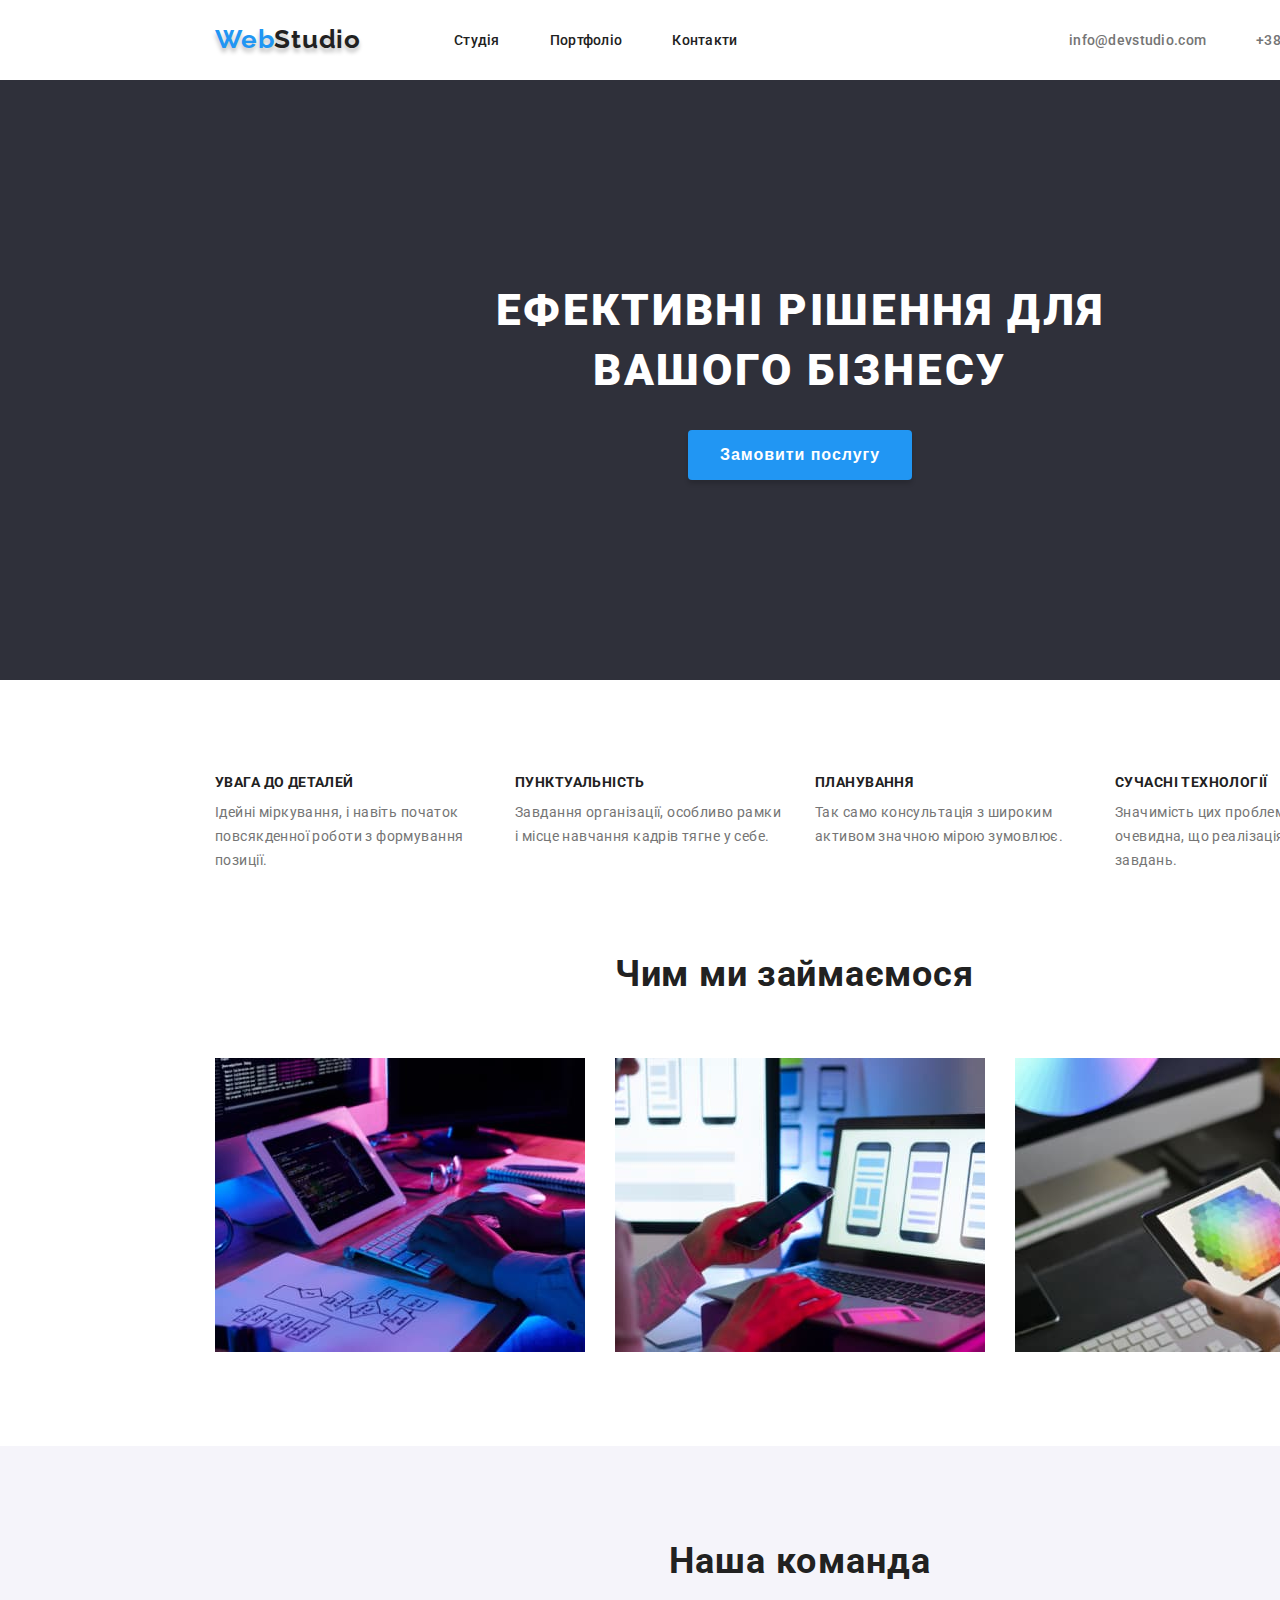
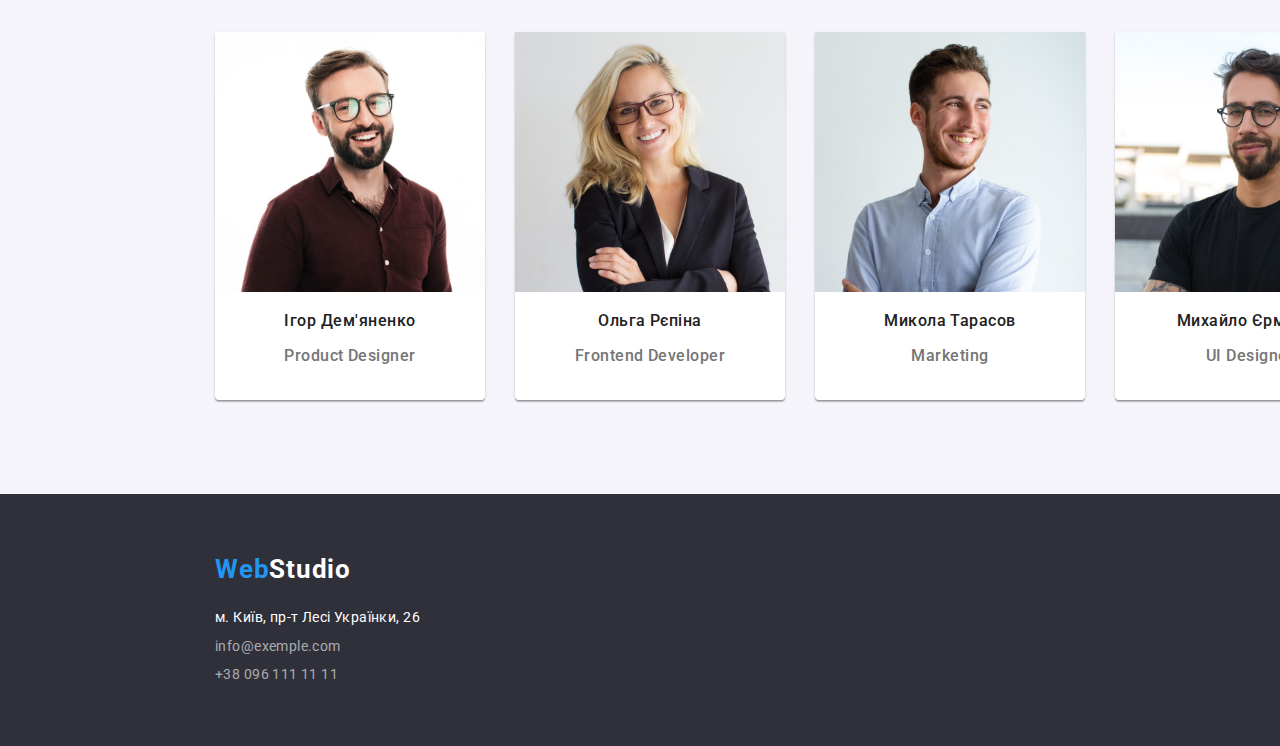
<file: index.html>
<!DOCTYPE html>
<html lang="uk">
  <head>
    <meta charset="UTF-8" />
    <meta http-equiv="X-UA-Compatible" content="IE=edge" />
    <meta name="viewport" content="width=device-width, initial-scale=1.0" />
    <title>WebStudio</title>
    <link rel="stylesheet" href="./css/style.css" />
    <link rel="preconnect" href="https://fonts.googleapis.com" />
    <link rel="preconnect" href="https://fonts.gstatic.com" crossorigin />
    <link
      href="https://fonts.googleapis.com/css2?family=Raleway:wght@700&family=Roboto:wght@400;500;700;900&display=swap"
      rel="stylesheet"
    />
  </head>
  <body class="body">
    <!-- Header -->
    <header class="header">
      <a class="logo" lang="en" href="./index.html">Web<span class="logo-part">Studio</span></a>
      <nav class="main-nav">
        <ul class="menu">
          <li><a class="menu-link" href="./index.html">Студія</a></li>
          <li><a class="menu-link" href="./portfolio.html">Портфоліо</a></li>
          <li><a class="menu-link" href="#">Контакти</a></li>
        </ul>
      </nav>
      <ul class="contact">
        <li><a class="contact-mail" href="mailto:info@devstudio.com">info@devstudio.com</a></li>
        <li><a class="contact-tel" href="tel:+380961111111">+38 096 111 11 11</a></li>
      </ul>
    </header>
    <main class="main">
      <!-- Hero -->
      <section class="hero">
        <h1 class="hero-text">Ефективні рішення для<br />вашого бізнесу</h1>
        <button class="hero-btn" type="button">Замовити послугу</button>
      </section>

      <!-- Skills -->
      <section class="skills">
        <h2 hidden>Наші переваги</h2>
        <ul class="skills-list">
          <li class="skills-item">
            <h3 class="skills-title">Увага до деталей</h3>
            <p class="skills-content">
              Ідейні міркування, і навіть початок повсякденної роботи з формування позиції.
            </p>
          </li>
          <li class="skills-item">
            <h3 class="skills-title">Пунктуальність</h3>
            <p class="skills-content">
              Завдання організації, особливо рамки і місце навчання кадрів тягне у себе.
            </p>
          </li>
          <li class="skills-item">
            <h3 class="skills-title">Планування</h3>
            <p class="skills-content">
              Так само консультація з широким активом значною мірою зумовлює.
            </p>
          </li>
          <li class="skills-item">
            <h3 class="skills-title">Сучасні технології</h3>
            <p class="skills-content">
              Значимість цих проблем настільки очевидна, що реалізація планових завдань.
            </p>
          </li>
        </ul>
      </section>

      <!-- Work -->
      <section class="work">
        <h2 class="work-title">Чим ми займаємося</h2>
        <ul class="work-list">
          <li class="work-item">
            <img
              src="./images/keyboard.jpg"
              alt="Людина програмує на компьютері"
              width="370"
              height="294"
            />
          </li>
          <li class="work-item">
            <img
              src="./images/smartphone.jpg"
              alt="Людина перед ноутбуком тримає смартфон"
              width="370"
              height="294"
            />
          </li>
          <li class="work-item">
            <img
              src="./images/tablet.jpg"
              alt="Людина обирає колір на планшеті"
              width="370"
              height="294"
            />
          </li>
        </ul>
      </section>

      <!-- Our team -->
      <section class="team">
        <h2 class="team-title">Наша команда</h2>
        <ul class="team-list">
          <li class="team-item">
            <img
              src="./images/igor.jpg"
              alt="Чоловік в окулярах посміхається"
              width="270"
              height="260"
            />

            <h3 class="team-person">Ігор Дем'яненко</h3>
            <p class="team-profession" lang="en">Product Designer</p>
          </li>

          <li class="team-item">
            <img src="./images/olha.jpg" alt="Жінка в окулярах" width="270" height="260" />

            <h3 class="team-person">Ольга Рєпіна</h3>
            <p class="team-profession" lang="en">Frontend Developer</p>
          </li>

          <li class="team-item">
            <img src="./images/mykola.jpg" alt="Чоловік дивиться в бік" width="270" height="260" />

            <h3 class="team-person">Микола Тарасов</h3>
            <p class="team-profession" lang="en">Marketing</p>
          </li>

          <li class="team-item">
            <img
              src="./images/mykhailo.jpg"
              alt="Чоловік у чорній футболці"
              width="270"
              height="260"
            />

            <h3 class="team-person">Михайло Єрмаков</h3>
            <p class="team-profession" lang="en">UI Designer</p>
          </li>
        </ul>
      </section>
    </main>

    <!-- Footer -->
    <footer class="footer">
      <a class="footer-logo" lang="en" href="./index.html"
        >Web<span class="footer-logo-part">Studio</span></a
      >
      <address class="address">
        <ul class="footer-list">
          <li class="footer-link">
            <a
              class="footer-address"
              href="https://goo.gl/maps/CPtrU1FHBa2aNyZL9"
              target="_blank"
              rel="noopener noreferrer nofollow"
              >м. Київ, пр-т Лесі Українки, 26</a
            >
          </li>
          <li class="footer-link">
            <a class="footer-mail" href="mailto:info@exemple.com">info@exemple.com</a>
          </li>
          <li class="footer-link">
            <a class="footer-tel" href="tel:+380961111111">+38 096 111 11 11</a>
          </li>
        </ul>
      </address>
    </footer>
  </body>
</html>
</file>
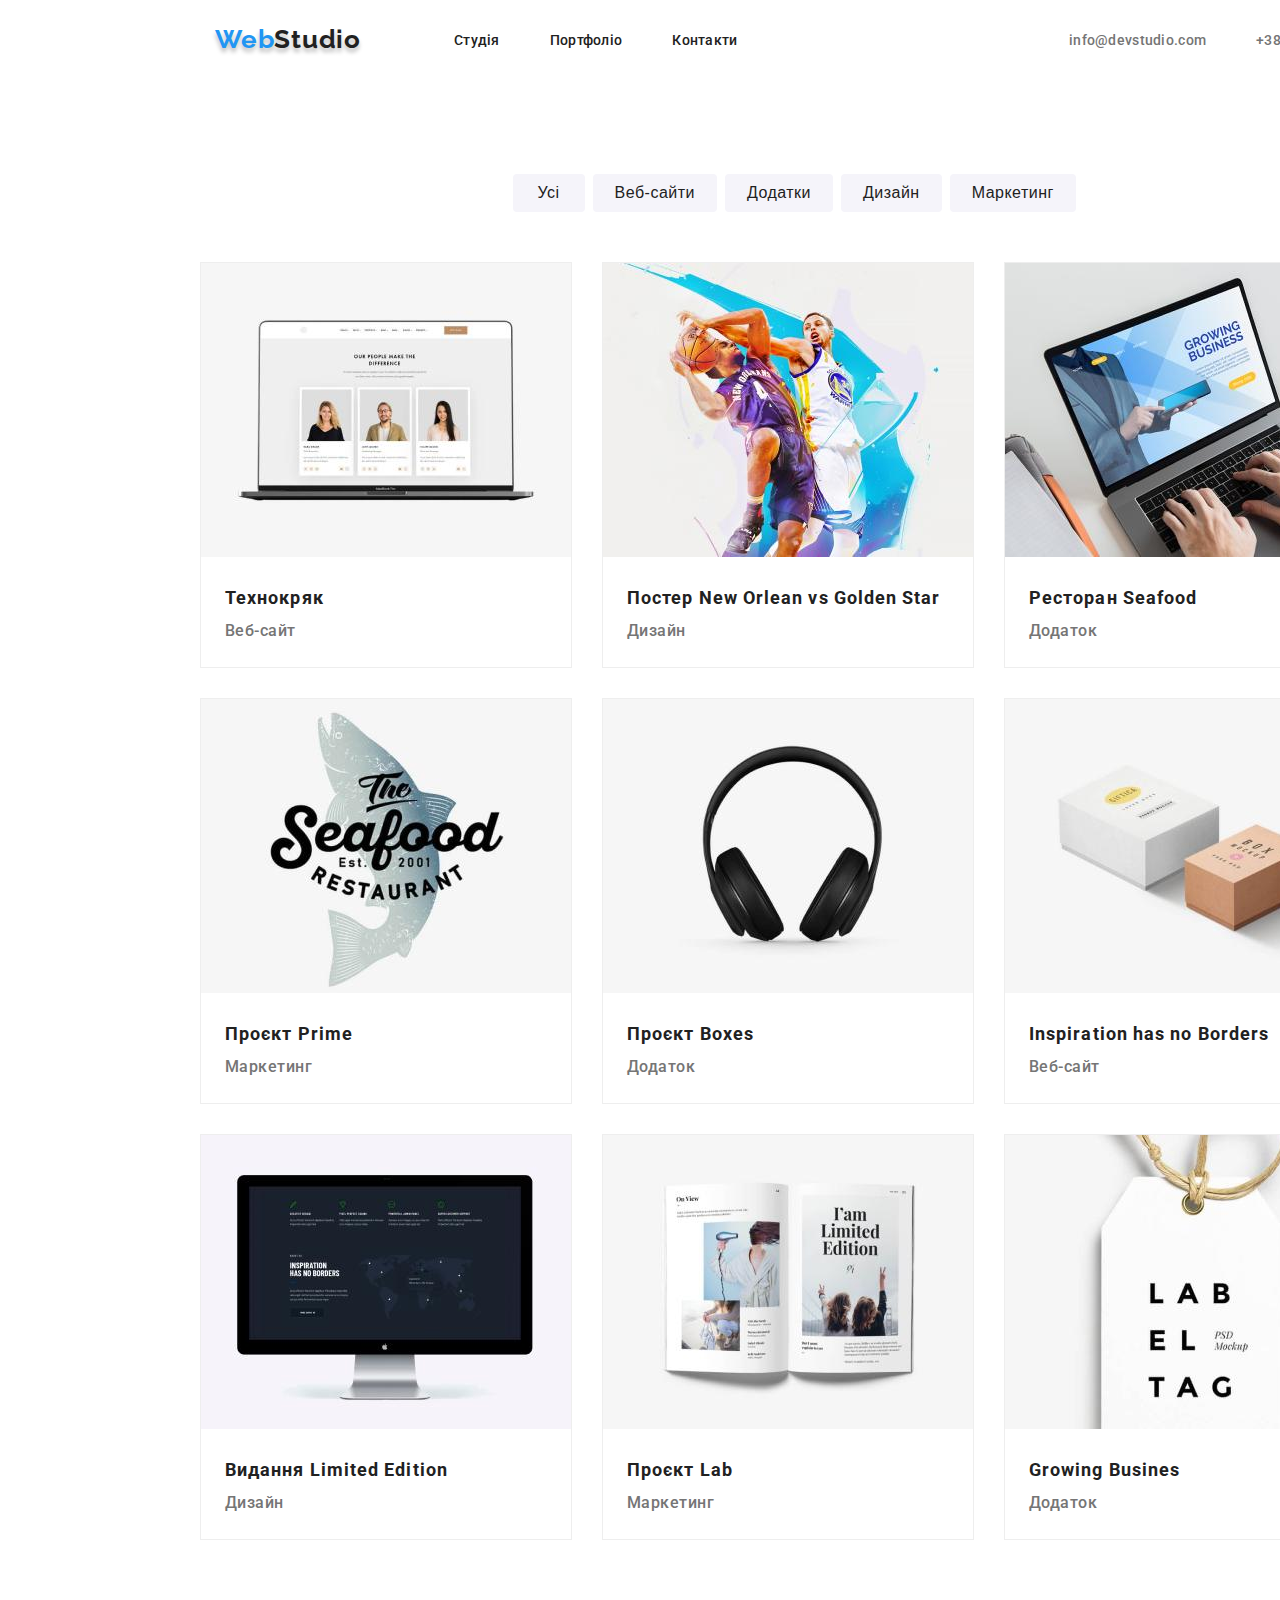
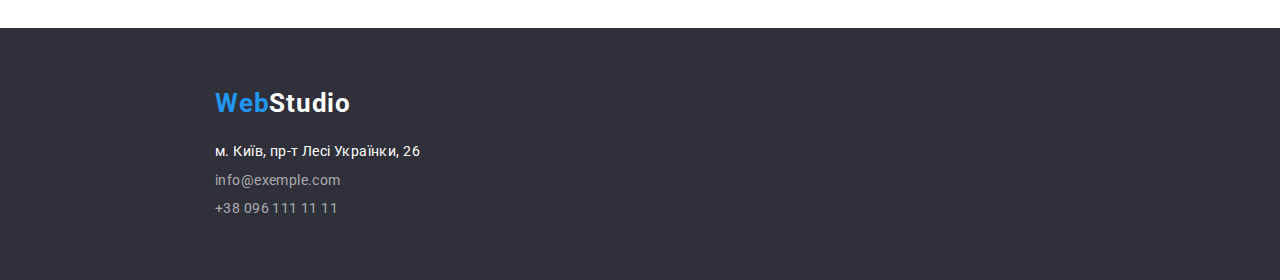
<file: portfolio.html>
<!DOCTYPE html>
<html lang="uk">
  <head>
    <meta charset="UTF-8" />
    <meta http-equiv="X-UA-Compatible" content="IE=edge" />
    <meta name="viewport" content="width=device-width, initial-scale=1.0" />
    <title>WebStudio</title>
    <link rel="stylesheet" href="./css/style.css" />
    <link rel="preconnect" href="https://fonts.googleapis.com" />
    <link rel="preconnect" href="https://fonts.gstatic.com" crossorigin />
    <link
      href="https://fonts.googleapis.com/css2?family=Raleway:wght@700&family=Roboto:wght@400;500;700;900&display=swap"
      rel="stylesheet"
    />
  </head>
  <body class="body">
    <!-- Header -->
    <header class="header">
      <a class="logo" lang="en" href="./index.html">Web<span class="logo-part">Studio</span></a>
      <nav class="main-nav">
        <ul class="menu">
          <li><a class="menu-link" href="./index.html">Студія</a></li>
          <li><a class="menu-link" href="./portfolio.html">Портфоліо</a></li>
          <li><a class="menu-link" href="#">Контакти</a></li>
        </ul>
      </nav>
      <ul class="contact">
        <li><a class="contact-mail" href="mailto:info@devstudio.com">info@devstudio.com</a></li>
        <li><a class="contact-tel" href="tel:+380961111111">+38 096 111 11 11</a></li>
      </ul>
    </header>
    <main class="main-page-2">
      <!-- Project -->
      <section class="section">
        <div class="container">
          <ul class="filter">
            <li><button class="filter-btn-all" type="button">Усі</button></li>
            <li><button class="filter-btn" type="button">Веб-сайти</button></li>
            <li><button class="filter-btn" type="button">Додатки</button></li>
            <li><button class="filter-btn" type="button">Дизайн</button></li>
            <li><button class="filter-btn" type="button">Маркетинг</button></li>
          </ul>

          <ul class="card-list">
            <li class="card-item">
              <img
                src="./images/portfolio1.jpg"
                alt="Зображення трьох людей на екрані ноутбука"
                width="370"
                height="294"
              />
              <div class="card-description">
                <h3 class="project-title">Технокряк</h3>
                <p class="project-name">Веб-сайт</p>
              </div>
            </li>

            <li class="card-item">
              <img
                src="./images/portfolio2.jpg"
                alt="Два чоловіка грають в баскетбол"
                width="370"
                height="294"
              />
              <div class="card-description">
                <h3 class="project-title">Постер New Orlean vs Golden Star</h3>
                <p class="project-name">Дизайн</p>
              </div>
            </li>

            <li class="card-item">
              <img
                src="./images/portfolio3.jpg"
                alt="Людина тримає руки на клавіатурі ноутбука"
                width="370"
                height="294"
              />
              <div class="card-description">
                <h3 class="project-title">Ресторан Seafood</h3>
                <p class="project-name">Додаток</p>
              </div>
            </li>

            <li class="card-item">
              <img
                src="./images/portfolio4.jpg"
                alt="Логотип ресторана Морської їжі"
                width="370"
                height="294"
              />
              <div class="card-description">
                <h3 class="project-title">Проєкт Prime</h3>
                <p class="project-name">Маркетинг</p>
              </div>
            </li>
            <li class="card-item">
              <img src="./images/portfolio5.jpg" alt="Навушники" width="370" height="294" />
              <div class="card-description">
                <h3 class="project-title">Проєкт Boxes</h3>
                <p class="project-name">Додаток</p>
              </div>
            </li>

            <li class="card-item">
              <img
                src="./images/portfolio6.jpg"
                alt="Дві коробки біла і коричнева"
                width="370"
                height="294"
              />
              <div class="card-description">
                <h3 class="project-title" lang="en">Inspiration has no Borders</h3>
                <p class="project-name">Веб-сайт</p>
              </div>
            </li>

            <li class="card-item">
              <img
                src="./images/portfolio7.jpg"
                alt="Монітор з зображенням"
                width="370"
                height="294"
              />
              <div class="card-description">
                <h3 class="project-title">Видання Limited Edition</h3>
                <p class="project-name">Дизайн</p>
              </div>
            </li>
            <li class="card-item">
              <img src="./images/portfolio8.jpg" alt="Розгорнута книга" width="370" height="294" />
              <div class="card-description">
                <h3 class="project-title">Проєкт Lab</h3>
                <p class="project-name">Маркетинг</p>
              </div>
            </li>
            <li class="card-item">
              <img
                src="./images/portfolio9.jpg"
                alt="Етикетка з написом"
                width="370"
                height="294"
              />
              <div class="card-description">
                <h3 class="project-title" lang="en">Growing Busines</h3>
                <p class="project-name">Додаток</p>
              </div>
            </li>
          </ul>
        </div>
      </section>
    </main>

    <!-- Footer -->
    <footer class="footer">
      <a class="footer-logo" lang="en" href="./index.html"
        >Web<span class="footer-logo-part">Studio</span></a
      >
      <address class="address">
        <ul class="footer-list">
          <li class="footer-link">
            <a
              class="footer-address"
              href="https://goo.gl/maps/CPtrU1FHBa2aNyZL9"
              target="_blank"
              rel="noopener noreferrer nofollow"
              >м. Київ, пр-т Лесі Українки, 26</a
            >
          </li>
          <li class="footer-link">
            <a class="footer-mail" href="mailto:info@exemple.com">info@exemple.com</a>
          </li>
          <li class="footer-link">
            <a class="footer-tel" href="tel:+380961111111">+38 096 111 11 11</a>
          </li>
        </ul>
      </address>
    </footer>
  </body>
</html>
</file>
<file: css/style.css>
.body {
  margin: 0 auto;
  width: 1600px;

  font-family: 'Roboto';
  font-style: normal;
  font-weight: 500;
  color: #212121;
  font-size: 14px;
  line-height: 16px;
  background: #fff;
}

/* header */
.header {
  display: flex;
  width: 1600px;
  height: 80px;
  background: #ffffff;
}

.logo {
  margin-left: 215px;
  margin-top: 24px;
  text-decoration: none;
  font-family: 'Raleway';
  font-weight: 700;
  font-size: 26px;
  line-height: 31px;
  letter-spacing: 0.03em;
  color: #2196f3;
  text-shadow: 0px 4px 4px rgba(0, 0, 0, 0.25);
}

.logo-part {
  color: #212121;
}

.menu {
  width: 281px;
  height: 16px;
  margin-top: 32px;
  display: flex;
  margin-left: 93px;
  gap: 50px;
  padding: 0;
}

.contact {
  padding: 0;
  margin-top: 32px;
  margin-left: 334px;
  display: inline-block;
  display: flex;
}

.contact-mail {
  margin-right: 50px;
}
.main {
  background: #ffffff;
}

/* hero */
.hero {
  width: 1600px;
  height: 600px;
  background: #2f303a;
}

.hero-text {
  width: 696px;
  height: 120px;
  font-weight: 900;
  font-size: 44px;
  line-height: 60px;
  text-align: center;
  letter-spacing: 0.06em;
  text-transform: uppercase;
  color: #ffffff;
  margin: 0 0 0 452px;
  padding: 200px 0 0 0;
}

.hero-btn {
  background: #2196f3;
  box-shadow: 0px 4px 4px rgba(0, 0, 0, 0.15);
  border-radius: 4px;
  border: none;
  font-weight: 700;
  font-size: 16px;
  line-height: 30px;
  display: flex;
  align-items: center;
  text-align: center;
  letter-spacing: 0.06em;
  color: #ffffff;
  padding: 10px 32px;
  margin: 30px auto;
}

/* skills */

.skills {
  width: 1170px;
  height: 98px;
  margin-top: 94px;
  margin-left: 215px;
  padding: 0;
}

.skills-list {
  display: flex;
  gap: 30px;
  list-style: none;
  margin: 0;
  padding: 0;
}

.skills-item {
  width: 270px;
}
.skills-title {
  font-weight: 700;
  font-size: 14px;
  line-height: 16px;
  letter-spacing: 0.03em;
  text-transform: uppercase;
  color: #212121;
  margin: 0;
}

.skills-content {
  font-weight: 400;
  font-size: 14px;
  line-height: 24px;
  letter-spacing: 0.03em;
  color: #757575;
  margin: 10px 0 0 0;
}

/* work */
.menu,
.contact,
.filter,
.card-list,
.work-list,
.team-list,
.footer-list {
  list-style: none;
}

.work {
  margin-top: 94px;
  margin-left: 215px;
  width: 1170px;
  height: 386px;
}

.work-title {
  width: 366px;
  height: 42px;
  font-weight: 700;
  font-size: 36px;
  letter-spacing: 0.02em;
  margin: 0 0 0 400px;
}

.work-list {
  display: flex;
  gap: 30px;
  padding: 0;
  margin: 50px 0 0 0;
}

.work-item {
  padding: 0;
}

/* Our team */
.team {
  width: 1600px;
  height: 648px;
  margin: 94px 0 0 0;
  background: #f5f4fa;
}

.team-title {
  font-family: 'Roboto';
  font-style: normal;
  font-weight: 700;
  font-size: 36px;
  line-height: 42px;
  text-align: center;
  letter-spacing: 0.03em;
  margin: 0 auto;
  width: 265px;
  padding-top: 94px;
}

.team-list {
  display: flex;
  justify-content: center;
  gap: 30px;
  margin: 50px 0 0 0;
  padding: 0;
}

.team-item {
  background: #ffffff;
  box-shadow: 0px 1px 3px rgba(0, 0, 0, 0.12), 0px 1px 1px rgba(0, 0, 0, 0.14),
    0px 2px 1px rgba(0, 0, 0, 0.2);
  border-radius: 0px 0px 4px 4px;

  width: 270px;
  height: 368px;
  left: 215px;
  top: 1632px;
}

.team-person {
  font-weight: 500;
  font-size: 16px;
  line-height: 19px;
  text-align: center;
  letter-spacing: 0.03em;
}

.team-profession {
  font-size: 16px;
  line-height: 19px;
  text-align: center;
  letter-spacing: 0.03em;
  color: #757575;
}

.menu-link {
  text-decoration: none;
  font-weight: 500;
  letter-spacing: 0.02em;
  color: #212121;
}

.menu-link:hover,
.menu-link:active,
.menu-link:focus {
  color: #2196f3;
}
.contact-mail,
.contact-tel {
  text-decoration: none;
  font-weight: 500;
  font-size: 14px;
  line-height: 16px;
  letter-spacing: 0.02em;
  color: #757575;
}

.contact-mail:hover,
.contact-tel:hover,
.contact-mail:focus,
.contact-tel:focus {
  color: #2196f3;
}

/* project */

.container {
  margin: 0 auto;
  padding-top: 94px;
  width: 1200px;
  height: 1360px;
  margin-bottom: 94px;
}

.filter {
  text-decoration: none;
  display: inline-block;
  display: flex;
  gap: 8px;
  width: 575px;
  height: 54px;
  margin: 0 auto;
  padding: 0;
}

.filter-btn,
.filter-btn-all {
  font-size: 16px;
  line-height: 26px;
  text-align: center;
  letter-spacing: 0.03em;
  color: #212121;
  background: #f5f4fa;
  border: none;
  border-radius: 4px;
  padding: 6px 22px;
}

.filter-btn-all {
  padding: 6px 25px;
}

.filter-btn-all:hover,
.filter-btn-all:active,
.filter-btn:hover,
.filter-btn:active {
  background: #2196f3;
  box-shadow: 0px 3px 1px rgba(0, 0, 0, 0.1), 0px 1px 2px rgba(0, 0, 0, 0.08),
    0px 2px 2px rgba(0, 0, 0, 0.12);
  border-radius: 4px;
  color: #ffffff;
}

.card-description {
  width: 346px;
  height: 70px;
  margin: 20px 0 0 0;
  padding: 0 auto;
}

.project-title {
  font-weight: 700;
  font-size: 18px;
  line-height: 36px;
  letter-spacing: 0.06em;
  padding-left: 24px;
  margin: 0;
}

.project-name {
  font-size: 16px;
  line-height: 30px;
  letter-spacing: 0.03em;
  color: #757575;
  padding-left: 24px;
  margin: 0;
}

.card-list {
  display: flex;
  flex-wrap: wrap;
  gap: 30px;
  padding: 0;
  margin-top: 34px;
}

.card-item {
  width: 370px;
  height: 404px;
  background: #ffffff;
  border: 1px solid #eeeeee;
  margin: 0;
  padding: 0;
}

/* footer */

.footer {
  padding-top: 60px;
  width: 1600px;
  height: 192px;
  background: #2f303a;
}

.footer-address {
  text-decoration: none;
  font-size: 14px;
  line-height: 24px;
  letter-spacing: 0.03em;
  color: rgba(255, 255, 255, 0.6);
}

.footer-logo {
  font-style: normal;
  font-weight: 700;
  font-size: 26px;
  line-height: 31px;
  letter-spacing: 0.03em;
  color: #2196f3;
  margin-left: 215px;
  text-decoration: none;
}

.footer-logo-part {
  color: #ffffff;
}

.address {
  width: 231px;
  height: 81px;
  margin-left: 215px;
  margin-top: 20px;
}

.footer-address {
  font-style: normal;
  font-weight: 400;
  font-size: 14px;
  line-height: 24px;
  letter-spacing: 0.03em;
  color: #ffffff;
}

.footer-list {
  width: 231px;
  height: 81px;
  padding: 0;
  display: flex;
  flex-wrap: wrap;
  align-content: space-between;
}

.footer-mail,
.footer-tel {
  text-decoration: none;
  font-family: 'Roboto';
  font-style: normal;
  font-weight: 400;
  font-size: 14px;
  line-height: 24px;
  letter-spacing: 0.03em;
  color: rgba(255, 255, 255, 0.6);
}

.footer-mail:hover,
.footer-mail:focus,
.footer-tel:hover,
.footer-tel:focus,
.footer-address:hover,
.footer-address:focus {
  color: #2196f3;
}
</file>
